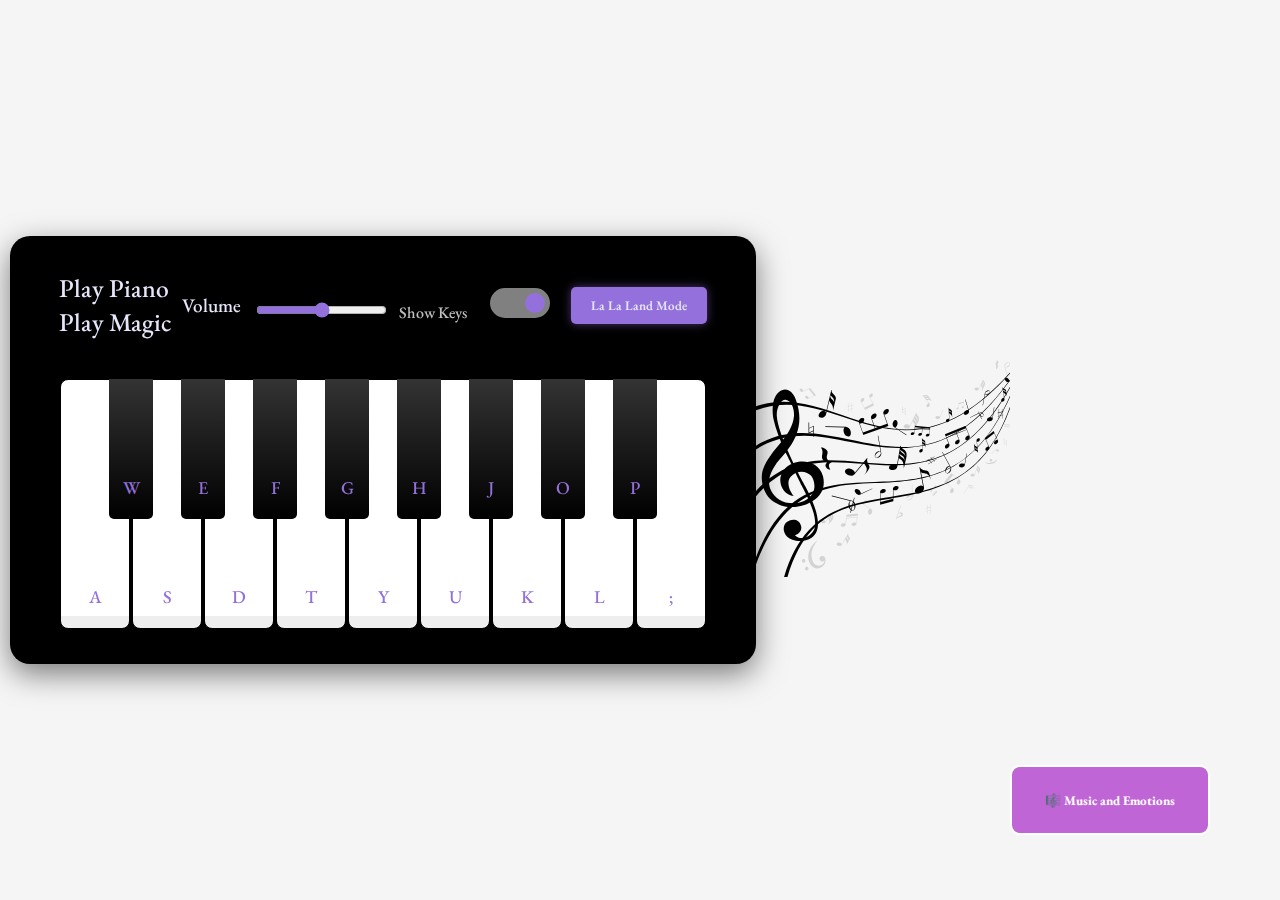
<file: index.html>
<!DOCTYPE html>
<html lang="en">

<head>
    <meta charset="UTF-8">
    <meta name="viewport" content="width=device-width, initial-scale=1.0">
    <link rel="stylesheet" href="style.css">
    <meta viweport="width=device-width, initial-scale=1.0">
    <script src="sript.js" defer></script>

   

    <title>Piano Project</title>
</head>

<body>
    
    <div class="wrapper">
        <header>
            <h2 style="font: size 20px; ;">Play Piano  </br> Play Magic</h2>
            <div class="column volume-slider">
                <span>Volume</span>
                <input type="range" min="0" max="1" value="0.5" step="any"> 
            </div>
            <div class="Column volumn-checkbox">
                <span>Show Keys</span>
                <input type="checkbox" checked>
            </div>
            <button id="theme-toggle" style="font-size: small;">La La Land Mode</button>

        </header>
        <ui class="piano-keys">
            <li class="key white" data-key="a"><span>a</span></li>
            <li class="key black" data-key="w"><span>w</span></li>
            <li class="key white" data-key="s"><span>s</span></li>
            <li class="key black" data-key="e"><span>e</span></li>
            <li class="key white" data-key="d"><span>d</span></li>
            <li class="key black" data-key="f"><span>f</span></li>
            <li class="key white" data-key="t"><span>t</span></li>
            <li class="key black" data-key="g"><span>g </span></li>
            <li class="key white" data-key="y"><span>y </span></li>
            <li class="key black" data-key="h"><span>h </span></li>
            <li class="key white" data-key="u"><span>u </span></li>
            <li class="key black" data-key="j"><span>j </span></li>
            <li class="key white" data-key="k"><span>k </span></li>
            <li class="key black" data-key="o"><span>o </span></li>
            <li class="key white" data-key="l"><span>l</span></li>
            <li class="key black" data-key="p"><span>p</span></li>
            <li class="key white" data-key=";"><span>;</span></li>
        </ui>



    </div>
   
</a>
    <?xml version="1.0" encoding="utf-8"?>
    <svg version="1.1" id="Ñëîé_1" xmlns="http://www.w3.org/2000/svg" xmlns:xlink="http://www.w3.org/1999/xlink" x="0px" y="0px"
         viewBox="0 0 450 450" style="enable-background:new 0 0 450 450;" xml:space="preserve">
    <g>
        <defs>
            <rect id="SVGID_1_" width="450" height="450"/>
        </defs>
        <clipPath id="SVGID_00000049925815518978343570000012360665430665953980_">
            <use xlink:href="#SVGID_1_"  style="overflow:visible;"/>
        </clipPath>
        <path style="opacity:0.85;clip-path:url(#SVGID_00000049925815518978343570000012360665430665953980_);fill:#CCCCCC;" d="
            M450.73,184.954l-2.884-1.388c0.215-0.203,0.404-0.428,0.546-0.682c0.028-0.045,0.045-0.096,0.068-0.144l-0.001,0.022l7.895-16.412
            l-0.561-0.27l-7.265,15.102c-0.104-0.318-0.295-0.625-0.544-0.883c-0.348-0.372-0.786-0.669-1.251-0.9
            c-0.938-0.462-1.999-0.643-3.006-0.593c-1.008,0.051-1.979,0.38-2.719,0.948c-0.136,0.104-0.263,0.218-0.386,0.337l-2.134-1.026
            l-0.224,0.464l2.001,0.962c-0.331,0.445-0.53,0.965-0.445,1.535c0.148,0.924,1.002,1.667,1.9,2.127
            c0.919,0.474,1.978,0.681,2.982,0.633c0.982-0.053,1.941-0.334,2.699-0.862l3.103,1.492L450.73,184.954z M441.43,180.294
            c0.782-0.29,1.63-0.388,2.47-0.438c0.845-0.04,1.711,0.015,2.547,0.242c0.818,0.215,1.66,0.706,1.882,1.49
            c0.07,0.762-0.546,1.307-1.228,1.618l-5.873-2.824C441.295,180.352,441.361,180.321,441.43,180.294z M444.538,183.757
            c-0.845,0.04-1.712,0.012-2.567-0.204c-0.424-0.111-0.84-0.284-1.188-0.542c-0.345-0.259-0.605-0.613-0.67-0.999
            c-0.068-0.384,0.059-0.77,0.319-1.06c0.077-0.093,0.17-0.174,0.268-0.252l5.725,2.753
            C445.822,183.631,445.184,183.722,444.538,183.757z"/>
        <path style="opacity:0.85;clip-path:url(#SVGID_00000049925815518978343570000012360665430665953980_);fill:#CCCCCC;" d="
            M375.272,285.958l2.456,1.73c-0.23,0.154-0.441,0.334-0.611,0.547c-0.033,0.038-0.057,0.082-0.086,0.123l0.005-0.021l-9.846,13.983
            l0.477,0.336l9.06-12.867c0.047,0.311,0.177,0.625,0.368,0.902c0.265,0.397,0.624,0.74,1.019,1.026
            c0.799,0.573,1.754,0.903,2.694,1.014c0.94,0.108,1.892-0.047,2.665-0.458c0.141-0.075,0.275-0.162,0.408-0.253l1.819,1.28
            l0.277-0.395l-1.705-1.202c0.376-0.361,0.641-0.813,0.65-1.353c0.005-0.878-0.67-1.698-1.431-2.263
            c-0.778-0.582-1.727-0.938-2.665-1.048c-0.919-0.102-1.85,0.01-2.634,0.382l-2.645-1.86L375.272,285.958z M383.167,291.71
            c-0.77,0.148-1.57,0.107-2.355,0.024c-0.789-0.094-1.582-0.278-2.321-0.618c-0.726-0.325-1.43-0.91-1.513-1.671
            c0.053-0.717,0.707-1.127,1.386-1.309l5.005,3.522C383.302,291.676,383.234,291.696,383.167,291.71z M380.822,288.022
            c0.789,0.095,1.589,0.255,2.347,0.586c0.376,0.168,0.733,0.394,1.016,0.685c0.28,0.294,0.466,0.661,0.467,1.03
            c0.004,0.366-0.173,0.705-0.459,0.932c-0.087,0.075-0.186,0.136-0.287,0.192l-4.878-3.434
            C379.613,287.941,380.219,287.955,380.822,288.022z"/>
        <path style="opacity:0.85;clip-path:url(#SVGID_00000049925815518978343570000012360665430665953980_);fill:#CCCCCC;" d="
            M280.256,306.097h-3.282v-20.062h-0.782v20.062h-2.045c-0.312-0.053-0.632-0.08-0.951-0.083c-0.367-0.004-0.731,0.029-1.091,0.083
            h-8.884v0.645h6.755c-0.168,0.077-0.341,0.147-0.501,0.234c-1.11,0.605-2.03,1.507-2.556,2.55
            c-0.517,1.018-0.764,2.244-0.107,3.214c0.672,0.964,2.036,1.34,3.303,1.372c1.297,0.036,2.606-0.306,3.716-0.907
            c1.106-0.606,2.062-1.467,2.627-2.508c0.281-0.519,0.47-1.077,0.506-1.647c0.007-0.066,0-0.132,0-0.198l0.011,0.023v-2.133h3.282
            V306.097z M275.565,310.253c-0.686,0.755-1.554,1.366-2.483,1.878c-0.935,0.505-1.931,0.945-3.013,1.165
            c-0.539,0.105-1.103,0.137-1.637,0.033c-0.529-0.104-1.016-0.362-1.301-0.764c-0.286-0.397-0.353-0.902-0.216-1.372
            c0.122-0.473,0.419-0.907,0.77-1.285c0.726-0.753,1.63-1.325,2.555-1.838c0.933-0.505,1.94-0.914,3.009-1.111
            c1.044-0.201,2.26-0.104,2.938,0.662C276.712,308.494,276.229,309.518,275.565,310.253z M276.191,307.054
            c-0.108-0.114-0.229-0.218-0.363-0.313h0.363V307.054z"/>
        <path style="opacity:0.85;clip-path:url(#SVGID_00000049925815518978343570000012360665430665953980_);fill:#CCCCCC;" d="
            M96.841,398.557c2.506-4.129,4.518-7.327,12.503-13.592c-11.82,14.876-13.566,26.015-8.25,38.573
            c1.872,4.42,8.015,8.033,13.746,5.563c1.251-0.54,5.767-1.788,6.882-8.899c-0.533,0.827-1.31,1.507-2.291,1.903
            c-2.527,1.02-5.403-0.202-6.424-2.729c-1.02-2.526,0.202-5.403,2.729-6.422c2.526-1.021,5.403,0.201,6.423,2.728
            c0.155,0.387,0.242,0.781,0.298,1.177l0.117-0.147c1.364,4.963-0.169,8.886-1.589,10.99c-1.796,2.658-4.395,4.942-7.44,6.044
            c-10.429,3.77-15.974-4.033-17.503-6.669C90.053,416.742,92.746,405.304,96.841,398.557z M91.056,438.152
            c1.62-0.654,2.402-2.496,1.75-4.115c-0.654-1.62-2.497-2.401-4.117-1.749c-1.62,0.654-2.402,2.497-1.749,4.116
            C87.594,438.023,89.437,438.807,91.056,438.152z M85.479,424.337c1.619-0.654,2.402-2.497,1.748-4.118
            c-0.654-1.618-2.497-2.401-4.116-1.747c-1.62,0.654-2.401,2.496-1.748,4.115C82.016,424.208,83.858,424.989,85.479,424.337z"/>
        <path style="opacity:0.85;clip-path:url(#SVGID_00000049925815518978343570000012360665430665953980_);fill:#CCCCCC;" d="
            M418.672,242.653c0.289,1.251-0.492,2.497-1.741,2.784c-1.249,0.288-2.494-0.492-2.781-1.742c-0.288-1.25,0.49-2.495,1.74-2.783
            C417.139,240.625,418.385,241.404,418.672,242.653z M417.367,247.331c-4.648,1.07-9.04,0.309-11.476-1.691
            c1.586,3.383,6.63,5.099,11.977,3.868c5.347-1.23,9.132-4.98,9.079-8.716C425.632,243.656,422.018,246.261,417.367,247.331z"/>
        <path style="opacity:0.85;clip-path:url(#SVGID_00000049925815518978343570000012360665430665953980_);fill:#CCCCCC;" d="
            M332.25,152.957l-0.518-0.222l-5.962,13.897c-0.104-0.284-0.288-0.553-0.523-0.775c-0.328-0.322-0.733-0.572-1.162-0.762
            c-0.864-0.381-1.827-0.503-2.733-0.419c-0.907,0.084-1.769,0.42-2.412,0.96c-0.631,0.527-1.143,1.266-0.983,2.095
            c0.17,0.827,0.969,1.463,1.795,1.843c0.848,0.392,1.81,0.537,2.714,0.454c0.904-0.087,1.779-0.385,2.449-0.913
            c0.332-0.262,0.614-0.578,0.802-0.942c0.022-0.044,0.035-0.089,0.055-0.134l0.001,0.02L332.25,152.957z"/>
        <path style="opacity:0.85;clip-path:url(#SVGID_00000049925815518978343570000012360665430665953980_);fill:#CCCCCC;" d="
            M417.066,230.759l0.23,0.304l8.151-6.161c-0.034,0.201-0.017,0.42,0.048,0.63c0.084,0.298,0.238,0.581,0.427,0.836
            c0.38,0.513,0.903,0.906,1.464,1.16c0.561,0.255,1.179,0.347,1.737,0.245c0.547-0.098,1.095-0.361,1.279-0.901
            c0.176-0.541-0.08-1.183-0.438-1.683c-0.367-0.513-0.883-0.921-1.441-1.175c-0.56-0.251-1.173-0.37-1.743-0.284
            c-0.283,0.043-0.555,0.134-0.785,0.285c-0.027,0.019-0.052,0.041-0.077,0.061l0.005-0.012L417.066,230.759z"/>
        <path style="opacity:0.85;clip-path:url(#SVGID_00000049925815518978343570000012360665430665953980_);fill:#CCCCCC;" d="
            M446.362,98.591l0.753-0.205l-5.522-20.28c0.358,0.218,0.792,0.353,1.24,0.391c0.635,0.067,1.293-0.011,1.925-0.174
            c1.27-0.333,2.423-1.032,3.336-1.907c0.913-0.876,1.563-1.985,1.796-3.132c0.232-1.115,0.15-2.364-0.739-3.128
            c-0.901-0.753-2.318-0.758-3.549-0.456c-1.26,0.308-2.434,0.98-3.347,1.854c-0.907,0.874-1.603,1.956-1.875,3.109
            c-0.136,0.573-0.17,1.162-0.057,1.721c0.011,0.065,0.036,0.127,0.055,0.19l-0.018-0.019L446.362,98.591z M441.356,74.856
            c0.465-0.909,1.142-1.728,1.903-2.467c0.767-0.731,1.613-1.419,2.602-1.914c0.491-0.243,1.027-0.423,1.569-0.463
            c0.538-0.037,1.075,0.084,1.457,0.396c0.378,0.309,0.575,0.777,0.567,1.267c0.008,0.488-0.165,0.984-0.405,1.442
            c-0.502,0.918-1.225,1.706-1.981,2.444c-0.767,0.731-1.632,1.392-2.61,1.86c-0.954,0.471-2.155,0.696-3.009,0.134
            C440.713,76.853,440.908,75.739,441.356,74.856z"/>
        <path style="opacity:0.85;clip-path:url(#SVGID_00000049925815518978343570000012360665430665953980_);fill:#CCCCCC;" d="
            M305.805,129.999c-3.966-4.437-6.546-0.91-9.854-1.869l-0.343-0.438l-0.431,0.335l11.018,14.126l0.028,0.014
            c-0.283-0.039-0.587-0.009-0.877,0.083c-0.421,0.127-0.818,0.352-1.176,0.623c-0.718,0.548-1.266,1.301-1.614,2.099
            c-0.347,0.8-0.465,1.678-0.31,2.467c0.151,0.771,0.536,1.543,1.305,1.792c0.772,0.239,1.675-0.135,2.375-0.654
            c0.719-0.53,1.286-1.27,1.635-2.067c0.343-0.797,0.498-1.669,0.364-2.475c-0.065-0.4-0.201-0.784-0.421-1.108
            c-0.068-0.106-0.153-0.197-0.245-0.282l-4.803-6.163c1.959,0.509,3.487-3.105,10.047,3.001
            C311.685,138.104,306.456,130.728,305.805,129.999z M305.21,130.894c-2.511-0.952-4.554,0.753-6.965,0.184l-0.502-0.645
            C299.703,130.959,301.208,128.275,305.21,130.894z M300.542,134.024l-0.463-0.594c1.856,0.597,3.409-2.543,7.697,0.705
            C305.094,132.737,303.065,134.573,300.542,134.024z"/>
        <path style="opacity:0.85;clip-path:url(#SVGID_00000049925815518978343570000012360665430665953980_);fill:#CCCCCC;" d="
            M288.044,174.033c3.214-8.019-3.038-9.1-3.925-14.021l0.349-0.729l-0.713-0.344l-11.267,23.438v0.046
            c-0.132-0.393-0.366-0.768-0.673-1.086c-0.436-0.466-0.985-0.838-1.569-1.128c-1.176-0.58-2.508-0.807-3.771-0.745
            c-1.264,0.066-2.482,0.478-3.408,1.189c-0.904,0.693-1.661,1.69-1.488,2.852c0.186,1.157,1.255,2.09,2.382,2.666
            c1.153,0.594,2.481,0.854,3.743,0.793c1.258-0.068,2.492-0.429,3.453-1.122c0.478-0.344,0.89-0.767,1.17-1.263
            c0.094-0.157,0.157-0.326,0.209-0.5l4.918-10.221c0.602,2.876,6.287,2.532,2.576,15.001
            C281.296,186.906,287.516,175.351,288.044,174.033z M286.497,173.837c-0.382-3.879-3.916-5.436-4.73-8.938l0.515-1.069
            C282.86,166.717,287.321,166.943,286.497,173.837z M279.415,169.786l0.474-0.986c0.421,2.8,5.506,2.794,4.047,10.466
            C284.025,174.875,280.329,173.421,279.415,169.786z"/>
        <path style="opacity:0.85;clip-path:url(#SVGID_00000049925815518978343570000012360665430665953980_);fill:#CCCCCC;" d="
            M405.264,110.48c2.23-5.565-2.108-6.315-2.724-9.73l0.242-0.506l-0.495-0.238l-7.819,16.266v0.032
            c-0.092-0.272-0.254-0.533-0.467-0.753c-0.303-0.323-0.684-0.582-1.089-0.783c-0.816-0.402-1.74-0.56-2.617-0.517
            c-0.877,0.045-1.722,0.331-2.365,0.826c-0.628,0.481-1.152,1.173-1.032,1.979c0.129,0.803,0.87,1.45,1.652,1.85
            c0.801,0.412,1.723,0.592,2.598,0.55c0.873-0.047,1.73-0.297,2.396-0.779c0.332-0.238,0.618-0.532,0.813-0.877
            c0.065-0.109,0.108-0.226,0.145-0.347l3.413-7.093c0.418,1.996,4.364,1.757,1.788,10.411
            C400.581,119.415,404.896,111.395,405.264,110.48z M404.19,110.344c-0.265-2.692-2.718-3.773-3.283-6.203l0.357-0.742
            C401.666,105.403,404.763,105.56,404.19,110.344z M399.275,107.533l0.328-0.685c0.292,1.943,3.821,1.939,2.81,7.263
            C402.475,111.064,399.909,110.056,399.275,107.533z"/>
        <path style="opacity:0.85;clip-path:url(#SVGID_00000049925815518978343570000012360665430665953980_);fill:#CCCCCC;" d="
            M185.945,318.247l-0.621-0.388l-0.397,0.637l17.101,10.673c-0.396,0.08-0.788,0.267-1.128,0.531
            c-0.49,0.366-0.901,0.851-1.239,1.377c-0.677,1.06-1.034,2.306-1.105,3.515c-0.072,1.212,0.194,2.416,0.776,3.374
            c0.563,0.937,1.434,1.763,2.559,1.72c1.125-0.058,2.125-0.977,2.793-1.991c0.688-1.036,1.075-2.276,1.147-3.483
            c0.068-1.208-0.145-2.422-0.705-3.412c-0.278-0.49-0.637-0.927-1.081-1.248c-0.051-0.037-0.109-0.065-0.165-0.098l0.025,0.003
            l-14.217-8.874c3.908,0.407,4.419-6.766,13.324-1.848C190.15,309.88,194.339,317.705,185.945,318.247z"/>
        <path style="opacity:0.85;clip-path:url(#SVGID_00000049925815518978343570000012360665430665953980_);fill:#CCCCCC;" d="
            M162.92,374.789l0.563-0.946l-0.607-0.327l-10.931,18.362c-0.083-0.316-0.243-0.628-0.461-0.899
            c-0.324-0.414-0.747-0.758-1.206-1.04c-0.92-0.561-1.996-0.844-3.037-0.887c-1.04-0.039-2.069,0.211-2.881,0.727
            c-0.794,0.504-1.486,1.266-1.43,2.23c0.068,0.964,0.877,1.805,1.758,2.361c0.903,0.57,1.974,0.881,3.012,0.924
            c1.038,0.037,2.076-0.171,2.915-0.668c0.417-0.248,0.786-0.565,1.053-0.95c0.052-0.071,0.092-0.149,0.13-0.228v0.007l6.773-11.366
            c-0.596,3.454,4.209,5.054,1.725,11.23l5.985-10.055C166.999,379.743,163.26,378.557,162.92,374.789z M160.22,379.321l0.873-1.469
            c-0.15,2.411,3.599,2.869,2.412,8.33C163.131,383.416,160.53,382.096,160.22,379.321z"/>
        <path style="opacity:0.85;clip-path:url(#SVGID_00000049925815518978343570000012360665430665953980_);fill:#CCCCCC;" d="
            M393.149,253.102l0.291-0.851l-0.541-0.16l-5.656,16.505c-0.119-0.239-0.299-0.461-0.519-0.642
            c-0.328-0.276-0.724-0.48-1.138-0.629c-0.83-0.294-1.736-0.339-2.575-0.199c-0.837,0.143-1.619,0.516-2.18,1.064
            c-0.551,0.535-0.977,1.261-0.771,2.021c0.217,0.759,1.004,1.295,1.801,1.592c0.817,0.305,1.725,0.373,2.563,0.232
            c0.835-0.144,1.629-0.482,2.217-1.021c0.291-0.268,0.532-0.582,0.682-0.936c0.028-0.064,0.049-0.135,0.066-0.203l0.001,0.005
            l3.506-10.217c0.105,2.859,4.212,3.332,3.262,8.685l3.098-9.038C397.239,256.377,394.054,256.055,393.149,253.102z
             M391.752,257.176l0.451-1.32c0.284,1.951,3.357,1.689,3.323,6.252C394.764,259.96,392.465,259.34,391.752,257.176z"/>
        <path style="opacity:0.85;clip-path:url(#SVGID_00000049925815518978343570000012360665430665953980_);fill:#CCCCCC;" d="
            M185.791,139.047l5.724,11.303l-0.007,0.003l1.662,3.279l15.816-8.018l-1.662-3.279l-0.001,0.001l-5.4-10.647l-0.076-0.06
            c0.266,0.092,0.565,0.128,0.866,0.102c0.455-0.032,0.909-0.171,1.334-0.365c0.853-0.393,1.579-1.032,2.113-1.762
            c0.533-0.732,0.852-1.597,0.873-2.433c0.023-0.816-0.19-1.686-0.914-2.112c-0.729-0.419-1.728-0.244-2.558,0.122
            c-0.85,0.375-1.592,0.997-2.128,1.727c-0.528,0.73-0.885,1.58-0.932,2.427c-0.025,0.421,0.025,0.841,0.175,1.219
            c0.064,0.176,0.164,0.334,0.283,0.475l5.856,11.564l-14.796,7.501l-5.267-10.385l-0.077-0.06c0.267,0.091,0.566,0.128,0.866,0.102
            c0.455-0.033,0.909-0.171,1.335-0.365c0.852-0.393,1.578-1.031,2.113-1.762c0.533-0.733,0.853-1.596,0.874-2.432
            c0.022-0.816-0.191-1.686-0.915-2.113c-0.728-0.419-1.727-0.244-2.557,0.122c-0.85,0.374-1.592,0.996-2.128,1.726
            c-0.529,0.73-0.884,1.579-0.932,2.428c-0.023,0.42,0.027,0.84,0.175,1.219C185.571,138.749,185.672,138.907,185.791,139.047z"/>
        <path style="opacity:0.85;clip-path:url(#SVGID_00000049925815518978343570000012360665430665953980_);fill:#CCCCCC;" d="
            M179.684,344.408l0.123-0.834l-0.12,0.011l0.333-2.266l0.035-0.004l0.563-3.822l-19.639,2.01l-0.232-0.024l-2.432,16.547
            l0.031,0.101c-0.181-0.252-0.426-0.472-0.71-0.638c-0.428-0.259-0.921-0.422-1.424-0.518c-1.011-0.188-2.066-0.076-3.005,0.24
            c-0.94,0.317-1.772,0.89-2.321,1.623c-0.536,0.717-0.895,1.631-0.518,2.469c0.387,0.837,1.393,1.312,2.365,1.508
            c0.998,0.204,2.057,0.116,2.995-0.199c0.937-0.318,1.792-0.853,2.371-1.582c0.286-0.362,0.508-0.767,0.612-1.202
            c0.056-0.196,0.066-0.402,0.047-0.604l1.598-10.837l18.57-1.899l-1.476,10.047l0.03,0.103c-0.18-0.252-0.425-0.473-0.71-0.639
            c-0.428-0.259-0.92-0.422-1.424-0.519c-1.012-0.186-2.065-0.075-3.005,0.241c-0.94,0.318-1.771,0.888-2.32,1.625
            c-0.538,0.716-0.895,1.628-0.518,2.467c0.387,0.837,1.393,1.313,2.366,1.508c0.998,0.204,2.054,0.116,2.995-0.196
            c0.937-0.321,1.79-0.855,2.369-1.585c0.287-0.36,0.508-0.769,0.614-1.202c0.055-0.198,0.065-0.403,0.046-0.604l1.669-11.311
            L179.684,344.408z M160.492,345.486l0.324-2.202l18.566-1.9l-0.332,2.264L160.492,345.486z"/>
        <path style="opacity:0.85;clip-path:url(#SVGID_00000049925815518978343570000012360665430665953980_);fill:#CCCCCC;" d="
            M368.208,148.523l0.004-7.102l0.017-0.004v-1.883l-9.328,2.361l-0.114,0.005l0.001,8.152l0.023,0.047
            c-0.105-0.108-0.239-0.198-0.388-0.258c-0.225-0.094-0.475-0.138-0.724-0.148c-0.501-0.019-1.002,0.11-1.433,0.329
            c-0.431,0.22-0.791,0.555-1.004,0.948c-0.208,0.383-0.316,0.849-0.075,1.227c0.247,0.376,0.766,0.534,1.249,0.56
            c0.495,0.026,0.999-0.09,1.43-0.308c0.429-0.221,0.804-0.539,1.031-0.933c0.112-0.194,0.19-0.406,0.21-0.622
            c0.013-0.1,0.003-0.199-0.021-0.295l0.003-6.869l8.82-2.232l0.001,6.479l0.021,0.047c-0.104-0.107-0.239-0.197-0.388-0.257
            c-0.225-0.096-0.475-0.139-0.723-0.149c-0.502-0.019-1.002,0.11-1.434,0.329c-0.431,0.22-0.791,0.555-1.004,0.947
            c-0.207,0.384-0.315,0.85-0.074,1.228c0.246,0.376,0.766,0.534,1.248,0.559c0.495,0.026,0.999-0.09,1.431-0.308
            c0.429-0.221,0.803-0.539,1.03-0.932c0.113-0.195,0.189-0.407,0.21-0.624C368.241,148.72,368.231,148.62,368.208,148.523z"/>
        <g style="opacity:0.85;clip-path:url(#SVGID_00000049925815518978343570000012360665430665953980_);">
            <g>
                <g>
                    <rect x="164.163" y="141.643" style="fill:#CCCCCC;" width="0.465" height="16.357"/>
                </g>
                <g>
                    <rect x="169.502" y="141.037" style="fill:#CCCCCC;" width="0.465" height="16.355"/>
                </g>
            </g>
            <g>
                <g>
                    
                        <rect x="162.231" y="146.389" transform="matrix(0.9683 -0.2496 0.2496 0.9683 -31.3292 46.3445)" style="fill:#CCCCCC;" width="9.668" height="0.619"/>
                </g>
                <g>
                    
                        <rect x="162.231" y="152.027" transform="matrix(0.9685 -0.2488 0.2488 0.9685 -32.6511 46.3621)" style="fill:#CCCCCC;" width="9.668" height="0.619"/>
                </g>
            </g>
        </g>
        <g style="opacity:0.85;clip-path:url(#SVGID_00000049925815518978343570000012360665430665953980_);">
            <g>
                <g>
                    <rect x="303.095" y="321.959" style="fill:#CCCCCC;" width="0.465" height="16.357"/>
                </g>
                <g>
                    <rect x="308.435" y="321.353" style="fill:#CCCCCC;" width="0.465" height="16.357"/>
                </g>
            </g>
            <g>
                <g>
                    
                        <rect x="301.163" y="326.705" transform="matrix(0.9681 -0.2506 0.2506 0.9681 -72.1811 87.1102)" style="fill:#CCCCCC;" width="9.667" height="0.62"/>
                </g>
                <g>
                    
                        <rect x="301.163" y="332.342" transform="matrix(0.9682 -0.2502 0.2502 0.9682 -73.4945 87.1368)" style="fill:#CCCCCC;" width="9.667" height="0.62"/>
                </g>
            </g>
        </g>
        <path style="opacity:0.85;clip-path:url(#SVGID_00000049925815518978343570000012360665430665953980_);fill:#CCCCCC;" d="
            M259.958,337.715c-0.052-0.155-0.223-0.444-0.259-0.494c-0.126-0.179-0.214-0.289-0.337-0.415c-0.23-0.245-0.488-0.44-0.755-0.594
            c-0.535-0.307-1.09-0.457-1.631-0.532c-2.308-0.169-4.023,0.772-4.872,1.379l5.419-14.987l-0.735-0.267l-9.202,25.45l0.735,0.266
            l0.395-1.091c1.473-1.031,3.05-1.703,4.677-2.192c0.896-0.288,1.806-0.508,2.754-0.781c0.466-0.147,0.972-0.297,1.528-0.604
            c0.561-0.331,1.006-0.742,1.397-1.221c0.382-0.483,0.712-1.031,0.925-1.692C260.203,339.29,260.263,338.453,259.958,337.715z
             M249.038,345.539l2.935-8.117c4.563-1.193,5.418,0.613,5.442,1.616C257.331,342.289,251.736,342.298,249.038,345.539z"/>
        <path style="opacity:0.85;clip-path:url(#SVGID_00000049925815518978343570000012360665430665953980_);fill:#CCCCCC;" d="
            M259.48,153.416l-0.021-6.143l-0.674,0.002l0.044,12.218l5.017-2.52l-0.015,6.112l0.674,0.001l0.024-12.206L259.48,153.416z
             M259.497,158.462l-0.013-4.352l4.37-2.197l-0.008,4.363L259.497,158.462z"/>
        <path style="opacity:0.85;clip-path:url(#SVGID_00000049925815518978343570000012360665430665953980_);fill:#CCCCCC;" d="
            M439.735,209.987l-0.021-5.431l-0.595,0.002l0.039,10.8l4.435-2.227l-0.012,5.403l0.596,0.001l0.021-10.792L439.735,209.987z
             M439.75,214.447l-0.012-3.848l3.863-1.942l-0.006,3.859L439.75,214.447z"/>
        <path style="opacity:0.85;clip-path:url(#SVGID_00000049925815518978343570000012360665430665953980_);fill:#CCCCCC;" d="
            M426.128,65.898c2.023,0.485,3.59,2.977,3.296,4.229c-0.34,1.451-1.324,2.166-1.648,3.082c-0.963,2.725,2.145,4.434,2.293,4.504
            c-1.061,0.195-2.219,0.222-2.713,1.425c-0.448,1.087-0.246,2.048-0.073,3.14c-0.999-0.466-2.244-1.237-2.311-2.844
            c-0.076-1.803,0.941-1.986,1.95-2.714c-1.125-0.133-2.051-1.619-2.338-2.754c-0.301-1.189,0.151-2.173,0.742-3.187
            c0.862-1.476,1.446-2.981,0.802-4.762V65.898z"/>
        <path style="opacity:0.85;clip-path:url(#SVGID_00000049925815518978343570000012360665430665953980_);fill:#CCCCCC;" d="
            M136.013,348.115c3.571-5.457-0.898-7.186-0.823-10.963l0.367-0.486l-0.478-0.36l-11.82,15.676l-0.007,0.034
            c-0.039-0.31-0.157-0.624-0.337-0.903c-0.254-0.41-0.604-0.766-0.993-1.068c-0.785-0.604-1.736-0.969-2.68-1.111
            c-0.945-0.141-1.909-0.015-2.699,0.375c-0.773,0.378-1.482,1.004-1.525,1.89c-0.034,0.885,0.618,1.733,1.367,2.327
            c0.766,0.61,1.71,1,2.652,1.142c0.941,0.138,1.908,0.054,2.723-0.316c0.405-0.185,0.773-0.437,1.054-0.763
            c0.093-0.101,0.165-0.217,0.23-0.337l5.158-6.836c0.017,2.218,4.277,2.808-0.322,11.487
            C129.106,356.643,135.427,349.013,136.013,348.115z M134.897,347.74c0.294-2.928-2.091-4.606-2.174-7.319l0.54-0.716
            C133.263,341.929,136.531,342.759,134.897,347.74z M130.256,343.69l0.498-0.66c-0.106,2.136,3.661,2.886,1.442,8.349
            C132.914,348.141,130.394,346.517,130.256,343.69z"/>
        <path style="opacity:0.85;clip-path:url(#SVGID_00000049925815518978343570000012360665430665953980_);fill:#CCCCCC;" d="
            M92.367,134.326l10.907-4.93l0.018,0.023l2.891-1.309l-10.109-12.681l-0.087-0.172l-12.516,5.666l-0.057,0.066
            c0.093-0.235,0.138-0.504,0.126-0.774c-0.011-0.41-0.117-0.824-0.273-1.214c-0.32-0.782-0.865-1.461-1.501-1.971
            c-0.637-0.508-1.402-0.83-2.153-0.883c-0.733-0.053-1.524,0.104-1.937,0.737c-0.405,0.64-0.287,1.546,0.009,2.307
            c0.303,0.777,0.833,1.471,1.467,1.981c0.636,0.505,1.385,0.859,2.146,0.935c0.376,0.038,0.756,0.01,1.103-0.11
            c0.162-0.048,0.308-0.134,0.439-0.236l10.548-4.768l9.559,11.991l-9.948,4.503l-0.057,0.066c0.094-0.235,0.138-0.504,0.126-0.774
            c-0.011-0.411-0.118-0.824-0.274-1.214c-0.32-0.784-0.866-1.462-1.501-1.972c-0.638-0.508-1.402-0.83-2.154-0.883
            c-0.732-0.051-1.524,0.105-1.936,0.739c-0.406,0.638-0.288,1.545,0.008,2.305c0.303,0.779,0.833,1.472,1.467,1.981
            c0.637,0.506,1.386,0.859,2.146,0.935c0.378,0.039,0.756,0.01,1.104-0.109C92.089,134.513,92.235,134.428,92.367,134.326z"/>
        <path style="opacity:0.85;clip-path:url(#SVGID_00000049925815518978343570000012360665430665953980_);fill:#CCCCCC;" d="
            M360.599,277.716l-11.23-8.978l0.007-0.007l-3.261-2.604l-12.559,15.723l3.26,2.603l0.001-0.001l10.586,8.456l0.108,0.025
            c-0.318,0.028-0.646,0.134-0.942,0.302c-0.455,0.247-0.858,0.604-1.206,1.004c-0.696,0.807-1.146,1.808-1.354,2.815
            c-0.206,1.006-0.129,2.049,0.242,2.922c0.361,0.854,0.991,1.652,1.938,1.751c0.95,0.09,1.899-0.561,2.584-1.329
            c0.702-0.787,1.175-1.778,1.385-2.784c0.202-1.003,0.17-2.046-0.179-2.945c-0.175-0.446-0.423-0.855-0.756-1.177
            c-0.148-0.151-0.325-0.268-0.516-0.355l-11.489-9.188l11.75-14.708l10.326,8.246l0.108,0.025c-0.319,0.031-0.645,0.135-0.941,0.302
            c-0.456,0.249-0.858,0.604-1.208,1.006c-0.696,0.807-1.145,1.808-1.353,2.814c-0.206,1.007-0.13,2.051,0.241,2.922
            c0.361,0.855,0.991,1.653,1.939,1.752c0.949,0.089,1.899-0.561,2.584-1.329c0.701-0.787,1.175-1.778,1.385-2.783
            c0.203-1.003,0.17-2.047-0.18-2.945c-0.174-0.446-0.423-0.856-0.756-1.178C360.967,277.92,360.788,277.805,360.599,277.716z"/>
        <path style="opacity:0.85;clip-path:url(#SVGID_00000049925815518978343570000012360665430665953980_);fill:#CCCCCC;" d="
            M312.12,303.507l0.225,0.364l0.044-0.043l0.609,0.99l-0.013,0.013l1.027,1.669l6.982-7.186l0.098-0.066l-4.451-7.228l-0.045-0.029
            c0.152,0.039,0.319,0.045,0.484,0.017c0.251-0.039,0.496-0.137,0.723-0.263c0.454-0.258,0.828-0.646,1.09-1.074
            c0.263-0.431,0.399-0.924,0.373-1.389c-0.024-0.452-0.184-0.926-0.604-1.129c-0.424-0.198-0.97-0.056-1.412,0.186
            c-0.454,0.246-0.837,0.625-1.1,1.054c-0.261,0.43-0.419,0.917-0.406,1.389c0.007,0.234,0.054,0.465,0.154,0.668
            c0.043,0.095,0.105,0.178,0.179,0.25l2.913,4.736l-6.602,6.795l-2.703-4.389l-0.045-0.03c0.151,0.039,0.319,0.045,0.484,0.017
            c0.251-0.038,0.495-0.136,0.723-0.263c0.455-0.257,0.827-0.645,1.091-1.073c0.262-0.431,0.398-0.924,0.373-1.389
            c-0.026-0.453-0.185-0.926-0.604-1.129c-0.424-0.198-0.97-0.056-1.412,0.186c-0.454,0.247-0.837,0.625-1.101,1.054
            c-0.259,0.43-0.417,0.917-0.404,1.389c0.006,0.234,0.053,0.465,0.153,0.668c0.043,0.095,0.105,0.178,0.18,0.25l3.039,4.943
            L312.12,303.507z M319.233,296.828l0.592,0.962l-6.602,6.795l-0.608-0.99L319.233,296.828z"/>
        <g style="clip-path:url(#SVGID_00000049925815518978343570000012360665430665953980_);">
            <path d="M-97.532,230.294l-0.761-8.649c95.559-112.036,171.486-85.931,251.872-58.293c89.646,30.82,182.346,62.692,311.887-93.528
                l0.77,0.639c-58.174,70.155-114.363,108.487-171.78,117.184c-50.875,7.709-96.794-6.081-141.201-21.349
                C73.201,138.774-2.414,118.777-97.532,230.294z"/>
        </g>
        <g style="clip-path:url(#SVGID_00000049925815518978343570000012360665430665953980_);">
            <path d="M-74.112,302.065l-0.835-6.551c81.193-122.847,159.736-106.19,242.891-88.555
                c92.734,19.665,188.626,40.002,298.164-130.841l0.842,0.54c-49.19,76.722-100.29,121.616-156.219,137.246
                c-49.557,13.851-97.058,6.776-142.994-2.967C84.926,193.376,6.707,179.787-74.112,302.065z"/>
        </g>
        <g style="clip-path:url(#SVGID_00000049925815518978343570000012360665430665953980_);">
            <path d="M-40.486,370.469l-2.896-6.445c65.616-131.826,145.604-124.865,230.288-117.495
                c94.439,8.218,192.095,16.716,279.996-166.203l0.901,0.434c-39.474,82.145-84.722,132.931-138.328,155.26
                c-47.5,19.787-95.874,17.576-142.656,13.504C102.487,242.186,24.829,239.253-40.486,370.469z"/>
        </g>
        <g style="clip-path:url(#SVGID_00000049925815518978343570000012360665430665953980_);">
            <path d="M-2.125,433.531l-1.943-7.334c49.062-138.84,129.301-141.678,214.252-144.684c94.736-3.354,192.701-6.818,257.653-199.087
                l0.948,0.321c-29.169,86.343-67.891,142.265-118.376,170.961c-44.734,25.428-93.261,28.144-140.19,29.805
                C125.621,286.506,46.712,295.334-2.125,433.531z"/>
        </g>
        <g style="clip-path:url(#SVGID_00000049925815518978343570000012360665430665953980_);">
            <path d="M48.385,478.342l-5.977-0.217C74.184,334.342,153.479,321.746,237.431,308.41
                c93.622-14.875,190.434-30.254,231.471-229.003l0.98,0.203c-18.43,89.254-50.047,149.479-96.659,184.113
                c-41.302,30.689-89.258,40.307-135.635,47.674C153.984,324.678,80.016,335.223,48.385,478.342z"/>
        </g>
        <g style="clip-path:url(#SVGID_00000049925815518978343570000012360665430665953980_);">
            <g>
                <g>
                    <g>
                        <rect x="430.118" y="152.717" width="0.492" height="17.322"/>
                    </g>
                </g>
                <g>
                    <g>
                        <rect x="435.77" y="152.075" width="0.492" height="17.321"/>
                    </g>
                </g>
            </g>
            <g>
                <g>
                    <g>
                        
                            <rect x="428.072" y="157.743" transform="matrix(0.9682 -0.2503 0.2503 0.9682 -25.7768 113.4669)" width="10.236" height="0.656"/>
                    </g>
                </g>
                <g>
                    <g>
                        
                            <rect x="428.073" y="163.713" transform="matrix(0.9683 -0.2499 0.2499 0.9683 -27.2519 113.4814)" width="10.236" height="0.657"/>
                    </g>
                </g>
            </g>
        </g>
        <g style="clip-path:url(#SVGID_00000049925815518978343570000012360665430665953980_);">
            <g>
                <g>
                    <g>
                        
                            <rect x="300.187" y="240.753" transform="matrix(0.8582 -0.5132 0.5132 0.8582 -79.9099 192.6767)" width="17.322" height="0.492"/>
                    </g>
                </g>
                <g>
                    <g>
                        
                            <rect x="303.635" y="245.279" transform="matrix(0.859 -0.5119 0.5119 0.859 -81.6643 194.4693)" width="17.321" height="0.493"/>
                    </g>
                </g>
            </g>
            <g>
                <g>
                    <g>
                        
                            <rect x="312.807" y="236.615" transform="matrix(0.7034 -0.7108 0.7108 0.7034 -78.9431 294.2959)" width="0.656" height="10.236"/>
                    </g>
                </g>
                <g>
                    <g>
                        
                            <rect x="307.68" y="239.673" transform="matrix(0.7041 -0.7101 0.7101 0.7041 -82.6887 291.1317)" width="0.656" height="10.236"/>
                    </g>
                </g>
            </g>
        </g>
        <g style="clip-path:url(#SVGID_00000049925815518978343570000012360665430665953980_);">
            <path d="M94.201,185.981l-0.036-9.912l-1.086,0.002l0.07,19.714l8.094-4.066l-0.021,9.862l1.086,0.002l0.04-19.695L94.201,185.981
                z M94.228,194.123l-0.021-7.022l7.051-3.545l-0.012,7.041L94.228,194.123z"/>
        </g>
        <g style="clip-path:url(#SVGID_00000049925815518978343570000012360665430665953980_);">
            <path d="M66.956,306.713c-5.413-6.211-20.534-30.723,4.557-41.502c10.052-4.322,20.809-0.557,26.159,5.512
                c5.491,6.221,14.493,32.365-13.498,45.197c-11.854,5.44-32.421,4.473-42.745-2.814c-35.042-24.728-9.403-57.811-6.363-62.52
                c11.259-17.424,59.325-52.445,35.094-116.136c-2.208-5.8-5.949-11.947-11.938-14.998c-10.625-5.414-19.382,2.971-24.092,11.033
                c-5.807,9.937-5.524,29.615-3.063,40.163c8.492,36.395,27.896,71.189,28.851,73.602c1.643,4.137,19.29,40.688,20.632,43.213
                c21.408,40.184,24.159,55.441,24.377,69.522c0.254,16.459-21.969,32.228-36.144,18.889c4.119-0.252,13.681-6.631,11.087-16.322
                c-3.364-12.549-15.976-13.102-24.534-7.426c-8.132,5.391-8.318,17.31-0.954,25.508c8.368,9.314,30.305,12.08,44.025,2.965
                c30.247-20.1-8.609-86.484-14.777-98.104c-6.913-13.021-44.818-85.828-46.784-117.725c-0.989-16.059,9.141-33.312,19.303-27.409
                c10.998,6.387,11.533,21.894,11.103,27.438c-1.392,17.843-11.842,33.513-23.613,47.297c-11.424,13.381-24.725,29.763-30.793,45.99
                c-6.631,17.734-0.576,43.891,15.484,56.223c5.475,4.203,18.87,12.602,37.017,11.836c27.152-1.152,62.27-18.986,53.342-54.631
                c-7.852-31.35-49.548-32.824-66.843-14.232c-3.927,4.223-7.037,9.646-8.255,15.33C40.351,287.719,50.532,305.416,66.956,306.713z"
                />
        </g>
        <g style="clip-path:url(#SVGID_00000049925815518978343570000012360665430665953980_);">
            <path d="M173.749,309.39l-1.627,6.299c-0.492-0.349-1.016-0.637-1.576-0.819c-0.104-0.039-0.211-0.052-0.315-0.079l0.042-0.008
                l-35.844-9.26l-0.317,1.225l32.988,8.522c-0.594,0.331-1.131,0.833-1.548,1.433c-0.602,0.839-1.021,1.829-1.299,2.85
                c-0.553,2.054-0.493,4.242,0.002,6.23c0.5,1.989,1.541,3.797,2.965,5.045c0.259,0.229,0.539,0.44,0.826,0.639l-1.204,4.661
                l1.012,0.261l1.129-4.37c1.02,0.486,2.135,0.676,3.238,0.281c1.785-0.662,2.929-2.654,3.491-4.628
                c0.582-2.02,0.579-4.214,0.082-6.2c-0.492-1.938-1.431-3.737-2.785-5.042l1.751-6.776L173.749,309.39z M168.131,329.778
                c-0.887-1.444-1.419-3.097-1.848-4.754c-0.415-1.669-0.647-3.417-0.522-5.172c0.104-1.721,0.75-3.592,2.228-4.343
                c1.49-0.442,2.824,0.571,3.712,1.811l-3.313,12.823C168.299,330.024,168.211,329.903,168.131,329.778z M173.808,322.211
                c0.414,1.67,0.703,3.411,0.607,5.2c-0.054,0.89-0.233,1.788-0.61,2.582c-0.381,0.789-0.983,1.447-1.729,1.732
                c-0.739,0.286-1.56,0.187-2.24-0.217c-0.217-0.12-0.415-0.271-0.609-0.436l3.231-12.504
                C173.048,319.7,173.483,320.938,173.808,322.211z"/>
        </g>
        <g style="clip-path:url(#SVGID_00000049925815518978343570000012360665430665953980_);">
            <path d="M393.223,157.05l1.258,2.558l-15.64,7.694l0.299,0.609l15.641-7.694l0.784,1.597c0.08,0.263,0.183,0.521,0.302,0.774
                c0.138,0.285,0.303,0.558,0.482,0.818l3.407,6.925l0.503-0.247l-2.59-5.265c0.125,0.101,0.245,0.208,0.375,0.3
                c0.898,0.633,1.952,1.006,2.968,1.014c0.991,0.013,2.042-0.265,2.547-1.148c0.494-0.893,0.264-2.102-0.197-3.101
                c-0.47-1.025-1.237-1.915-2.132-2.55c-0.896-0.627-1.935-1.043-2.964-1.085c-0.512-0.021-1.018,0.047-1.477,0.237
                c-0.055,0.019-0.103,0.05-0.155,0.076l0.015-0.018l-1.663,0.818l-1.259-2.559L393.223,157.05z M398.262,159.113
                c0.852,0.247,1.662,0.689,2.417,1.216c0.751,0.534,1.478,1.142,2.065,1.902c0.288,0.381,0.529,0.808,0.653,1.264
                c0.12,0.452,0.106,0.931-0.099,1.307c-0.199,0.376-0.568,0.621-0.985,0.694c-0.415,0.086-0.867,0.022-1.297-0.108
                c-0.866-0.276-1.659-0.761-2.413-1.286c-0.751-0.535-1.457-1.164-2.019-1.92c-0.558-0.736-0.948-1.724-0.61-2.544
                C396.451,158.895,397.434,158.878,398.262,159.113z M395.526,159.851c-0.046,0.129-0.08,0.262-0.104,0.403l-0.14-0.283
                L395.526,159.851z"/>
        </g>
        <g style="clip-path:url(#SVGID_00000049925815518978343570000012360665430665953980_);">
            <path d="M122.844,183.113l-0.031,1.267l34.061,0.839c-0.505,0.456-0.915,1.066-1.183,1.744c-0.398,0.955-0.581,2.013-0.622,3.072
                c-0.073,2.124,0.479,4.242,1.412,6.064c0.936,1.827,2.359,3.351,4.028,4.245c1.627,0.877,3.604,1.33,5.204,0.302
                c1.588-1.048,2.252-3.248,2.354-5.297c0.109-2.099-0.393-4.235-1.323-6.059c-0.938-1.815-2.293-3.398-3.959-4.356
                c-0.826-0.476-1.725-0.803-2.645-0.887c-0.108-0.012-0.215-0.001-0.324-0.004l0.04-0.017L122.844,183.113z"/>
        </g>
        <g style="clip-path:url(#SVGID_00000049925815518978343570000012360665430665953980_);">
            <path d="M266.282,198.661l0.493-0.755l-20.264-13.235c0.476-0.087,0.951-0.302,1.365-0.611c0.6-0.429,1.105-1,1.525-1.624
                c0.837-1.255,1.295-2.741,1.413-4.19c0.116-1.454-0.173-2.907-0.849-4.07c-0.654-1.139-1.68-2.15-3.031-2.127
                c-1.35,0.039-2.573,1.121-3.401,2.321c-0.85,1.227-1.346,2.705-1.465,4.154c-0.112,1.448,0.115,2.91,0.765,4.111
                c0.32,0.597,0.741,1.13,1.265,1.525c0.061,0.047,0.13,0.081,0.194,0.124l-0.029-0.006L266.282,198.661z"/>
        </g>
        <g style="clip-path:url(#SVGID_00000049925815518978343570000012360665430665953980_);">
            <path d="M206.309,293.836l-0.382-0.816l-20.519,9.644c0.155-0.442,0.206-0.952,0.151-1.461c-0.066-0.728-0.293-1.456-0.604-2.14
                c-0.63-1.372-1.63-2.555-2.762-3.434c-1.135-0.882-2.464-1.427-3.74-1.494c-1.246-0.074-2.565,0.23-3.19,1.362
                c-0.613,1.141-0.309,2.737,0.279,4.072c0.601,1.364,1.576,2.574,2.706,3.455c1.134,0.876,2.441,1.476,3.734,1.585
                c0.642,0.057,1.281-0.003,1.854-0.224c0.068-0.025,0.128-0.064,0.194-0.094l-0.018,0.021L206.309,293.836z"/>
        </g>
        <g style="clip-path:url(#SVGID_00000049925815518978343570000012360665430665953980_);">
            <path d="M464,96.735l-0.283-0.603l-15.157,7.124c0.114-0.327,0.151-0.704,0.111-1.079c-0.049-0.538-0.216-1.076-0.445-1.58
                c-0.465-1.014-1.204-1.887-2.041-2.537c-0.838-0.651-1.819-1.054-2.763-1.104c-0.921-0.055-1.895,0.17-2.356,1.006
                c-0.453,0.843-0.228,2.022,0.206,3.008c0.443,1.008,1.164,1.902,1.999,2.553c0.838,0.647,1.804,1.09,2.759,1.171
                c0.475,0.042,0.946-0.002,1.37-0.165c0.05-0.019,0.094-0.047,0.144-0.069l-0.014,0.015L464,96.735z"/>
        </g>
        <g style="clip-path:url(#SVGID_00000049925815518978343570000012360665430665953980_);">
            <path d="M371.171,135.371l-0.707,0.21l5.659,19.018c-0.343-0.198-0.755-0.315-1.178-0.341c-0.602-0.048-1.222,0.04-1.814,0.208
                c-1.189,0.341-2.263,1.028-3.105,1.873c-0.844,0.848-1.432,1.909-1.625,2.994c-0.195,1.06-0.089,2.237,0.768,2.937
                c0.865,0.691,2.205,0.664,3.359,0.351c1.18-0.317,2.275-0.979,3.115-1.822c0.838-0.847,1.472-1.881,1.702-2.977
                c0.114-0.543,0.135-1.1,0.017-1.624c-0.014-0.062-0.039-0.12-0.057-0.181l0.016,0.019L371.171,135.371z"/>
        </g>
        <g style="clip-path:url(#SVGID_00000049925815518978343570000012360665430665953980_);">
            <path d="M373.888,231.322l-0.725-0.143l-3.752,19.151c-0.211-0.33-0.522-0.621-0.885-0.839c-0.512-0.318-1.103-0.527-1.705-0.654
                c-1.212-0.247-2.482-0.144-3.617,0.204c-1.14,0.351-2.15,1.005-2.821,1.858c-0.663,0.833-1.11,1.906-0.675,2.909
                c0.449,1,1.649,1.591,2.816,1.85c1.193,0.266,2.469,0.193,3.603-0.154c1.134-0.352,2.173-0.96,2.883-1.808
                c0.351-0.42,0.627-0.895,0.764-1.407c0.017-0.059,0.021-0.121,0.032-0.183l0.006,0.024L373.888,231.322z"/>
        </g>
        <g style="clip-path:url(#SVGID_00000049925815518978343570000012360665430665953980_);">
            <path d="M422.281,149.2l-0.732-0.106l-2.764,19.319c-0.228-0.319-0.554-0.593-0.926-0.792c-0.528-0.292-1.129-0.47-1.736-0.565
                c-1.224-0.185-2.486-0.017-3.603,0.389c-1.12,0.409-2.096,1.114-2.722,2.001c-0.62,0.866-1.011,1.96-0.524,2.94
                c0.5,0.976,1.728,1.504,2.906,1.702c1.207,0.204,2.476,0.066,3.591-0.339c1.114-0.409,2.121-1.07,2.786-1.953
                c0.328-0.438,0.58-0.927,0.69-1.444c0.014-0.061,0.014-0.123,0.023-0.184l0.006,0.023L422.281,149.2z"/>
        </g>
        <g style="clip-path:url(#SVGID_00000049925815518978343570000012360665430665953980_);">
            <path d="M330.34,228.33l-0.791,0.428l13.624,25.251c-0.49-0.207-1.036-0.291-1.564-0.246c-0.752,0.047-1.479,0.287-2.146,0.635
                c-1.339,0.701-2.409,1.857-3.144,3.189c-0.732,1.334-1.081,2.918-0.938,4.459c0.137,1.504,0.68,3.113,1.975,3.92
                c1.304,0.791,2.932,0.496,4.235-0.156c1.334-0.668,2.441-1.793,3.178-3.123c0.722-1.332,1.136-2.887,1.032-4.447
                c-0.051-0.775-0.224-1.551-0.554-2.254c-0.037-0.084-0.086-0.158-0.13-0.238l0.025,0.023L330.34,228.33z M344.611,258.194
                c-0.207,1.283-0.688,2.492-1.298,3.615c-0.619,1.115-1.342,2.189-2.297,3.045c-0.478,0.422-1.028,0.768-1.636,0.936
                c-0.604,0.164-1.266,0.119-1.814-0.209c-0.548-0.322-0.942-0.893-1.108-1.531c-0.183-0.635-0.162-1.316-0.053-1.965
                c0.247-1.301,0.793-2.482,1.397-3.602c0.616-1.117,1.373-2.158,2.326-2.979c0.926-0.814,2.222-1.361,3.405-0.811
                C344.633,255.456,344.81,256.948,344.611,258.194z"/>
        </g>
        <g style="clip-path:url(#SVGID_00000049925815518978343570000012360665430665953980_);">
            <path d="M216.644,199.75l-0.887,0.154l4.863,28.276c-0.398-0.352-0.889-0.605-1.404-0.732c-0.729-0.195-1.494-0.2-2.236-0.082
                c-1.493,0.237-2.875,0.992-3.996,2.021c-1.12,1.031-1.955,2.421-2.31,3.927c-0.35,1.47-0.348,3.168,0.622,4.347
                c0.983,1.165,2.621,1.404,4.064,1.201c1.477-0.208,2.886-0.921,4.008-1.946c1.108-1.032,1.997-2.375,2.396-3.887
                c0.199-0.751,0.282-1.541,0.193-2.314c-0.008-0.091-0.031-0.177-0.047-0.267l0.017,0.03L216.644,199.75z M220.65,232.606
                c-0.605,1.15-1.447,2.142-2.382,3.012c-0.943,0.86-1.97,1.647-3.148,2.155c-0.587,0.247-1.219,0.398-1.849,0.365
                c-0.624-0.037-1.238-0.291-1.652-0.777c-0.417-0.479-0.609-1.146-0.562-1.804c0.029-0.66,0.266-1.301,0.576-1.88
                c0.649-1.154,1.543-2.101,2.473-2.968c0.94-0.862,1.989-1.608,3.154-2.081c1.137-0.479,2.54-0.583,3.486,0.316
                C221.543,230.018,221.235,231.488,220.65,232.606z"/>
        </g>
        <g style="clip-path:url(#SVGID_00000049925815518978343570000012360665430665953980_);">
            <path d="M401.44,145.936l0.64,0.118l3.773-20.44c0.182,0.34,0.452,0.636,0.771,0.851c0.446,0.314,0.967,0.508,1.5,0.615
                c1.074,0.211,2.203,0.045,3.221-0.373c1.021-0.421,1.938-1.157,2.555-2.092c0.604-0.911,1.031-2.066,0.667-3.109
                c-0.379-1.038-1.431-1.611-2.463-1.834c-1.056-0.229-2.191-0.098-3.212,0.319c-1.012,0.424-1.951,1.115-2.602,2.044
                c-0.324,0.46-0.577,0.976-0.711,1.523c-0.017,0.064-0.023,0.128-0.034,0.192l-0.005-0.023L401.44,145.936z M406.939,122.599
                c0.701-0.631,1.521-1.094,2.376-1.452c0.855-0.348,1.753-0.627,2.679-0.676c0.461-0.021,0.929,0.033,1.348,0.214
                c0.416,0.182,0.769,0.507,0.931,0.941c0.161,0.431,0.126,0.932-0.07,1.368c-0.185,0.441-0.507,0.818-0.862,1.133
                c-0.729,0.622-1.575,1.041-2.424,1.399c-0.854,0.351-1.756,0.595-2.665,0.625c-0.894,0.039-1.873-0.24-2.291-1.089
                C405.685,124.135,406.265,123.211,406.939,122.599z"/>
        </g>
        <g style="clip-path:url(#SVGID_00000049925815518978343570000012360665430665953980_);">
            <path d="M266.79,235.572c1.205-11.627-7.33-10.713-10.309-16.787l0.183-1.075l-1.058-0.184l-5.958,34.675l0.017,0.059
                c-0.315-0.46-0.762-0.861-1.278-1.161c-0.74-0.444-1.593-0.723-2.46-0.885c-1.746-0.319-3.562-0.119-5.181,0.431
                c-1.621,0.553-3.054,1.541-3.994,2.813c-0.921,1.235-1.534,2.814-0.879,4.26c0.675,1.439,2.408,2.255,4.089,2.586
                c1.723,0.345,3.545,0.189,5.164-0.358c1.611-0.556,3.084-1.481,4.077-2.741c0.493-0.626,0.872-1.327,1.052-2.077
                c0.065-0.239,0.085-0.482,0.087-0.728l2.606-15.123c1.849,3.518,9.119,0.96,8.919,18.561
                C262.788,254.825,266.592,237.483,266.79,235.572z M264.704,235.889c-1.936-4.903-7.113-5.619-9.471-9.871l0.271-1.585
                C257.33,227.977,263.218,226.615,264.704,235.889z M253.987,233.249l0.25-1.461c1.586,3.49,8.202,1.594,9.15,12.116
                C261.873,238.158,256.525,237.639,253.987,233.249z"/>
        </g>
        <g style="clip-path:url(#SVGID_00000049925815518978343570000012360665430665953980_);">
            <path d="M196.907,241.075l0.788-0.94l-0.962-0.807l-21.693,25.893c-0.041-0.673-0.262-1.368-0.621-1.995
                c-0.495-0.897-1.202-1.692-1.997-2.38c-1.603-1.367-3.587-2.247-5.576-2.65c-1.994-0.403-4.055-0.242-5.78,0.502
                c-1.685,0.72-3.257,1.974-3.449,3.849c-0.168,1.878,1.128,3.753,2.654,5.097c1.56,1.382,3.527,2.313,5.514,2.719
                c1.988,0.393,4.053,0.319,5.825-0.38c0.879-0.347,1.687-0.841,2.321-1.503c0.077-0.076,0.134-0.165,0.204-0.249l-0.012,0.041
                l18.038-21.528c-1.585,6.392,10.2,8.909-0.036,22.545C209.813,250.003,195.852,255.133,196.907,241.075z"/>
        </g>
        <g style="clip-path:url(#SVGID_00000049925815518978343570000012360665430665953980_);">
            <path d="M290.961,256.721l-0.23-1.205l-1.233,0.235l6.343,33.178c-0.547-0.394-1.225-0.662-1.938-0.78
                c-1.008-0.185-2.071-0.139-3.107,0.043c-2.072,0.377-4.009,1.357-5.579,2.644c-1.572,1.289-2.751,2.988-3.266,4.796
                c-0.509,1.761-0.53,3.771,0.801,5.105c1.349,1.317,3.62,1.499,5.627,1.166c2.057-0.335,4.021-1.271,5.593-2.553
                c1.561-1.292,2.81-2.939,3.389-4.753c0.287-0.9,0.416-1.84,0.304-2.749c-0.01-0.108-0.043-0.208-0.064-0.315l0.023,0.035
                l-5.273-27.587c3.95,5.27,13.353-2.269,17.444,14.283C306.038,252.367,301.185,266.427,290.961,256.721z"/>
        </g>
        <g style="clip-path:url(#SVGID_00000049925815518978343570000012360665430665953980_);">
            <path d="M133.882,121.061l0.489-2.04l-0.985-0.178l-9.458,39.579c-0.224-0.504-0.558-0.949-0.965-1.283
                c-0.604-0.517-1.329-0.847-2.082-1.039c-1.514-0.384-3.153-0.174-4.66,0.437c-1.507,0.616-2.899,1.734-3.888,3.178
                c-0.968,1.409-1.705,3.21-1.294,4.873c0.423,1.654,1.87,2.605,3.323,3.006c1.49,0.412,3.131,0.255,4.637-0.356
                c1.501-0.619,2.921-1.665,3.955-3.097c0.515-0.711,0.936-1.511,1.187-2.369c0.051-0.158,0.082-0.324,0.111-0.486l0.003,0.01
                l5.863-24.499c0.317,6.483,7.757,6.137,6.287,18.665l5.179-21.67C141.418,127.113,135.65,127.479,133.882,121.061z
                 M131.545,130.83l0.756-3.165c0.602,4.351,6.14,2.688,6.289,13.104C137.114,136.133,132.935,135.519,131.545,130.83z"/>
        </g>
        <g style="clip-path:url(#SVGID_00000049925815518978343570000012360665430665953980_);">
            <path d="M341.738,151.214l-0.047-1.025l-0.487,0.05l0.925,19.884c-0.175-0.206-0.392-0.371-0.628-0.472
                c-0.355-0.161-0.739-0.218-1.119-0.207c-0.764,0.025-1.506,0.346-2.131,0.838c-0.625,0.494-1.128,1.208-1.397,2.021
                c-0.264,0.794-0.365,1.74,0.052,2.466c0.424,0.72,1.233,0.971,1.971,0.961c0.756-0.008,1.506-0.305,2.13-0.796
                c0.622-0.495,1.147-1.179,1.439-1.993c0.146-0.403,0.235-0.837,0.236-1.274c0.003-0.081-0.005-0.163-0.014-0.244l0.002,0.004
                l-0.567-12.309c1.028,3.003,4.479,1.832,5.486,7.919l-0.505-10.887C346.101,153.036,343.44,153.991,341.738,151.214z
                 M341.966,156.122l-0.074-1.59c0.873,1.963,3.249,0.431,4.731,5.305C345.302,157.86,343.254,158.138,341.966,156.122z"/>
        </g>
        <g style="clip-path:url(#SVGID_00000049925815518978343570000012360665430665953980_);">
            <path d="M294.415,204.941l-0.047-1.025l-0.487,0.051l0.925,19.883c-0.175-0.206-0.392-0.37-0.628-0.471
                c-0.355-0.162-0.739-0.219-1.119-0.207c-0.764,0.025-1.506,0.346-2.131,0.838c-0.625,0.494-1.128,1.209-1.396,2.022
                c-0.264,0.793-0.365,1.74,0.052,2.465c0.424,0.721,1.233,0.971,1.971,0.961c0.756-0.008,1.506-0.305,2.13-0.795
                c0.622-0.494,1.147-1.18,1.439-1.992c0.146-0.404,0.235-0.838,0.236-1.275c0.003-0.081-0.005-0.163-0.014-0.243l0.002,0.004
                l-0.567-12.309c1.028,3.002,4.478,1.832,5.486,7.918l-0.505-10.887C298.777,206.762,296.117,207.716,294.415,204.941z
                 M294.643,209.848l-0.074-1.59c0.873,1.964,3.249,0.431,4.731,5.306C297.978,211.585,295.931,211.864,294.643,209.848z"/>
        </g>
        <g style="clip-path:url(#SVGID_00000049925815518978343570000012360665430665953980_);">
            <path d="M437.058,114.69l-0.157-1.014l-0.479,0.103l3.066,19.667c-0.196-0.186-0.43-0.326-0.676-0.401
                c-0.37-0.122-0.759-0.137-1.135-0.085c-0.756,0.108-1.459,0.507-2.027,1.063c-0.568,0.558-0.991,1.324-1.171,2.16
                c-0.176,0.817-0.176,1.77,0.317,2.445c0.499,0.67,1.331,0.832,2.063,0.744c0.752-0.09,1.465-0.466,2.032-1.021
                c0.565-0.559,1.014-1.296,1.216-2.136c0.102-0.417,0.144-0.857,0.098-1.292c-0.006-0.081-0.023-0.162-0.04-0.241l0.002,0.004
                l-1.892-12.175c1.346,2.874,4.649,1.337,6.309,7.28l-1.677-10.769C441.591,116.03,439.05,117.267,437.058,114.69z
                 M437.814,119.545l-0.246-1.573c1.079,1.858,3.276,0.078,5.276,4.764C441.317,120.912,439.311,121.409,437.814,119.545z"/>
        </g>
        <g style="clip-path:url(#SVGID_00000049925815518978343570000012360665430665953980_);">
            <path d="M392.9,228.644l0.11,1.02l0.483-0.08l-2.164-19.787c0.188,0.195,0.414,0.345,0.657,0.431
                c0.364,0.139,0.751,0.172,1.13,0.137c0.76-0.073,1.48-0.439,2.074-0.969c0.593-0.532,1.051-1.277,1.268-2.104
                c0.214-0.81,0.257-1.76-0.205-2.458c-0.468-0.692-1.291-0.892-2.026-0.836c-0.756,0.055-1.484,0.398-2.077,0.928
                c-0.59,0.532-1.071,1.248-1.313,2.078c-0.12,0.411-0.183,0.85-0.156,1.286c0.002,0.081,0.016,0.162,0.029,0.243l-0.003-0.004
                l1.334,12.249c-1.213-2.933-4.583-1.549-5.968-7.561l1.183,10.835C388.432,227.098,391.027,225.98,392.9,228.644z M392.366,223.76
                l0.173,1.583c-0.993-1.906-3.269-0.228-5.053-4.999C388.929,222.234,390.954,221.83,392.366,223.76z"/>
        </g>
        <g style="clip-path:url(#SVGID_00000049925815518978343570000012360665430665953980_);">
            <path d="M219.936,299.425l-0.008,17.68l-0.043,0.01v4.688l23.225-5.879l0.283-0.014l-0.003-20.293l-0.055-0.117
                c0.262,0.27,0.595,0.492,0.966,0.641c0.56,0.236,1.18,0.344,1.802,0.371c1.247,0.045,2.493-0.275,3.566-0.82
                c1.072-0.547,1.97-1.379,2.5-2.359c0.516-0.953,0.785-2.115,0.185-3.055c-0.612-0.936-1.904-1.33-3.107-1.393
                c-1.233-0.066-2.487,0.223-3.561,0.768c-1.068,0.547-1.999,1.342-2.565,2.318c-0.281,0.484-0.475,1.012-0.525,1.551
                c-0.031,0.248-0.007,0.496,0.052,0.734l-0.008,17.1l-21.958,5.559l-0.002-16.129l-0.054-0.117c0.26,0.27,0.594,0.492,0.966,0.641
                c0.558,0.236,1.18,0.346,1.801,0.371c1.247,0.047,2.493-0.275,3.565-0.818c1.073-0.549,1.971-1.381,2.5-2.359
                c0.517-0.955,0.786-2.115,0.185-3.057c-0.611-0.936-1.903-1.328-3.106-1.393c-1.234-0.066-2.488,0.225-3.561,0.768
                c-1.067,0.549-2,1.342-2.565,2.318c-0.281,0.486-0.475,1.012-0.524,1.553C219.854,298.936,219.877,299.185,219.936,299.425z"/>
        </g>
        <g style="clip-path:url(#SVGID_00000049925815518978343570000012360665430665953980_);">
            <path d="M428.516,208.204l-5.953-13.257l0.027-0.022l-1.579-3.515l-15.431,12.237l-0.207,0.106l6.843,15.212l0.08,0.07
                c-0.287-0.115-0.611-0.169-0.94-0.155c-0.499,0.011-1.001,0.14-1.477,0.329c-0.949,0.388-1.776,1.047-2.396,1.818
                c-0.62,0.77-1.013,1.698-1.079,2.611c-0.066,0.888,0.124,1.851,0.891,2.352c0.775,0.494,1.876,0.355,2.8-0.003
                c0.947-0.367,1.79-1.005,2.41-1.776c0.617-0.771,1.047-1.68,1.143-2.603c0.047-0.458,0.014-0.919-0.13-1.34
                c-0.06-0.197-0.162-0.374-0.286-0.533l-5.759-12.823l14.589-11.569l5.439,12.092l0.08,0.069c-0.285-0.114-0.611-0.168-0.94-0.154
                c-0.497,0.01-1.001,0.138-1.475,0.329c-0.951,0.385-1.777,1.047-2.397,1.815c-0.62,0.774-1.013,1.7-1.079,2.612
                c-0.065,0.89,0.124,1.85,0.893,2.354c0.772,0.496,1.875,0.353,2.798-0.004c0.948-0.366,1.79-1.006,2.411-1.774
                c0.614-0.771,1.047-1.681,1.142-2.604c0.047-0.459,0.016-0.918-0.131-1.34C428.741,208.542,428.641,208.364,428.516,208.204z"/>
        </g>
        <g style="clip-path:url(#SVGID_00000049925815518978343570000012360665430665953980_);">
            <path d="M115.237,220.636c5.379-0.482,11.293,4.353,11.605,7.674c0.363,3.851-1.467,6.424-1.506,8.943
                c-0.115,7.502,8.941,9.133,9.366,9.186c-2.449,1.354-5.274,2.381-5.496,5.747c-0.203,3.048,1.089,5.24,2.419,7.785
                c-2.845-0.318-6.545-1.189-8.037-5.084c-1.68-4.374,0.673-5.664,2.553-8.289c-2.876,0.603-6.386-2.286-8.03-4.84
                c-1.722-2.678-1.424-5.471-0.807-8.452c0.899-4.344,1.091-8.531-1.969-12.375L115.237,220.636z"/>
        </g>
        <g style="clip-path:url(#SVGID_00000049925815518978343570000012360665430665953980_);">
            <path d="M190.186,198.446l0.018-0.006l0.749-0.271l43.575-15.699v-0.002l0.023-0.008l-7.439-20.642
                c0.393,0.197,0.855,0.3,1.324,0.302c0.666,0.018,1.344-0.119,1.988-0.342c1.292-0.451,2.436-1.277,3.313-2.261
                c0.878-0.989,1.461-2.198,1.607-3.409c0.147-1.182-0.042-2.473-1.031-3.194c-0.999-0.709-2.476-0.594-3.728-0.178
                c-1.286,0.424-2.452,1.223-3.329,2.207c-0.871,0.987-1.506,2.169-1.692,3.393c-0.094,0.607-0.08,1.222,0.085,1.795
                c0.017,0.067,0.049,0.128,0.073,0.195l-0.021-0.02l6.516,18.086l-21.031,7.578l-5.873-16.298c0.393,0.197,0.855,0.3,1.324,0.303
                c0.667,0.017,1.344-0.12,1.99-0.343c1.292-0.451,2.434-1.275,3.311-2.261c0.878-0.988,1.463-2.198,1.608-3.408
                c0.148-1.182-0.042-2.474-1.031-3.195c-1-0.708-2.475-0.594-3.729-0.177c-1.286,0.424-2.452,1.223-3.328,2.206
                c-0.873,0.988-1.506,2.17-1.693,3.394c-0.092,0.606-0.08,1.222,0.086,1.794c0.017,0.068,0.048,0.129,0.073,0.195l-0.019-0.019
                l6.516,18.087l-21.031,7.577l-5.873-16.299c0.392,0.197,0.854,0.301,1.322,0.304c0.666,0.017,1.346-0.121,1.99-0.342
                c1.292-0.451,2.435-1.278,3.313-2.262c0.876-0.987,1.46-2.198,1.606-3.407c0.148-1.182-0.04-2.474-1.031-3.195
                c-1-0.709-2.475-0.594-3.729-0.177c-1.286,0.423-2.45,1.222-3.33,2.206c-0.871,0.986-1.504,2.169-1.691,3.393
                c-0.092,0.606-0.079,1.222,0.084,1.795c0.018,0.067,0.049,0.129,0.073,0.195l-0.018-0.021L190.186,198.446z"/>
        </g>
        <g style="clip-path:url(#SVGID_00000049925815518978343570000012360665430665953980_);">
            <path d="M371.242,182.442l-0.017,0.006l-0.618,0.247l-35.963,14.409v0.001l-0.018,0.007l6.825,17.037
                c-0.334-0.154-0.723-0.227-1.115-0.215c-0.557,0.006-1.119,0.14-1.651,0.345c-1.066,0.415-1.998,1.139-2.701,1.988
                c-0.706,0.852-1.157,1.88-1.245,2.897c-0.089,0.991,0.108,2.066,0.957,2.639c0.855,0.564,2.086,0.425,3.122,0.04
                c1.062-0.393,2.012-1.095,2.717-1.943c0.7-0.849,1.195-1.857,1.316-2.886c0.059-0.511,0.029-1.025-0.124-1.498
                c-0.017-0.057-0.046-0.107-0.067-0.161l0.018,0.016l-4.764-11.885l17.359-6.954l4.171,10.409
                c-0.334-0.154-0.725-0.227-1.116-0.215c-0.558,0.005-1.118,0.141-1.65,0.346c-1.068,0.415-1.998,1.138-2.702,1.987
                c-0.706,0.852-1.158,1.88-1.245,2.897c-0.088,0.991,0.108,2.066,0.956,2.639c0.858,0.563,2.087,0.424,3.124,0.039
                c1.059-0.393,2.012-1.095,2.717-1.942c0.699-0.85,1.194-1.858,1.315-2.885c0.059-0.512,0.028-1.025-0.124-1.498
                c-0.019-0.057-0.045-0.107-0.066-0.162l0.017,0.016l-4.763-11.885l17.358-6.954l4.17,10.409c-0.333-0.153-0.723-0.227-1.115-0.214
                c-0.557,0.005-1.119,0.14-1.65,0.345c-1.067,0.416-1.998,1.139-2.703,1.988c-0.705,0.852-1.156,1.88-1.243,2.897
                c-0.09,0.991,0.106,2.065,0.956,2.639c0.856,0.564,2.085,0.424,3.122,0.039c1.061-0.393,2.013-1.095,2.718-1.943
                c0.699-0.85,1.194-1.857,1.315-2.886c0.06-0.51,0.029-1.024-0.124-1.498c-0.019-0.056-0.046-0.106-0.066-0.161l0.016,0.016
                L371.242,182.442z M337.584,202.664l-0.89-2.22l17.359-6.955l0.889,2.22L337.584,202.664z M355.576,195.456l-0.89-2.22
                l17.358-6.954l0.89,2.219L355.576,195.456z"/>
        </g>
        <g style="clip-path:url(#SVGID_00000049925815518978343570000012360665430665953980_);">
            <path d="M308.688,184.615l-0.012-0.001l-0.458-0.046l-26.677-2.614l0,0l-0.014-0.001l-1.238,12.638
                c-0.156-0.201-0.372-0.37-0.617-0.488c-0.344-0.173-0.732-0.271-1.124-0.314c-0.787-0.085-1.59,0.063-2.292,0.36
                c-0.705,0.298-1.31,0.786-1.688,1.382c-0.371,0.58-0.593,1.303-0.254,1.926c0.346,0.619,1.146,0.926,1.905,1.019
                c0.776,0.097,1.584-0.031,2.286-0.328c0.701-0.298,1.326-0.759,1.729-1.352c0.199-0.295,0.345-0.62,0.401-0.96
                c0.008-0.04,0.007-0.08,0.01-0.121l0.006,0.016l0.863-8.816l12.876,1.262l-0.757,7.721c-0.155-0.201-0.372-0.37-0.616-0.488
                c-0.345-0.175-0.731-0.271-1.124-0.313c-0.788-0.087-1.589,0.062-2.292,0.359c-0.705,0.298-1.312,0.785-1.689,1.382
                c-0.369,0.581-0.592,1.304-0.254,1.925c0.348,0.62,1.147,0.926,1.905,1.02c0.776,0.097,1.585-0.031,2.288-0.327
                c0.7-0.299,1.325-0.761,1.728-1.352c0.199-0.295,0.344-0.62,0.4-0.96c0.007-0.04,0.007-0.081,0.012-0.121l0.005,0.016l0.863-8.816
                l12.876,1.263l-0.757,7.72c-0.155-0.2-0.372-0.369-0.616-0.487c-0.345-0.174-0.732-0.271-1.124-0.314
                c-0.788-0.085-1.59,0.063-2.294,0.359c-0.704,0.298-1.309,0.786-1.685,1.383c-0.372,0.58-0.594,1.302-0.255,1.926
                c0.347,0.619,1.146,0.924,1.905,1.018c0.776,0.098,1.585-0.031,2.287-0.327c0.701-0.298,1.325-0.759,1.728-1.353
                c0.199-0.294,0.345-0.62,0.401-0.96c0.007-0.04,0.006-0.079,0.011-0.12l0.005,0.015L308.688,184.615z M281.574,186.306
                l0.161-1.647l12.877,1.262l-0.162,1.647L281.574,186.306z M294.921,187.614l0.16-1.647l12.876,1.262l-0.161,1.646L294.921,187.614
                z"/>
        </g>
    </g>
    </svg>
    <a href="index1.html">
        <button class="back" style="font-size: small;">🎼 Music and Emotions</button>
    
<!-- <img src="Resources/Sounds/KeySounds/a.wav" alt="piano" class="piano-image"> -->

    </div>
</body>

</html>
</file>
<file: style.css>
@import url('https://fonts.googleapis.com/css2?family=EB+Garamond:ital,wght@0,400..800;1,400..800&display=swap');

* {
    margin: 0;
    padding: 0;
    box-sizing: border-box;
    font-family: "EB Garamond", serif;
    font-weight: 500;
    color: #C0C0C0;
}

body {
    display: flex;
    align-items: center;
    justify-content: center;
    min-height: 100vh;
    background-color: whitesmoke;
    padding: 0 10px;
}

nav {
    background: rgba(40, 28, 54, 1);
    /* //background: linear-gradient(80deg, #4829b3, #0000ff, #3b269d, #9370DB, #4829b3, #DDA0DD, #4829b3, #8c8ccf, #4829b3, #0000ff); */
    background: linear-gradient(80deg, #007172,#007174);

    color: #fff;
    text-align: center;
    font-size: 25px;
    font-family: 'Playfair Display', serif;
    font-weight: bold;
    position: relative;
    width: 100%;
    z-index: 1000;
    height: 50px;
    display: flex;
    justify-content: left;
    align-items: center;
}

nav ul {
    list-style: none;
    padding: 0;
    margin: 0;
    display: flex;
    font-size: 18px;
    justify-content: center;
    align-items: center;
    gap: 10px;
}

nav ul li {
    margin: 0 10px;
    display: inline-block;

}

nav a {
    color: #fff;
    text-decoration: none;
    padding: 10px 20px;
    display: inline-block;
    text-align: center;
    border-radius: 5px;
    transition: all 0.3s ease;
}

nav a:hover {
    background-color: rgba(255, 255, 255, 0.2);
    transform: scale(1.1);
    transition: all 0.4s ease;
    color: #000000;
}



@keyframes pulse {
    0% {
        transform: scale(1);
    }

    50% {
        transform: scale(1.14);
    }

    100% {
        transform: scale(1);
    }
}
 


.wrapper {
    width: 800px;
    border-radius: 20px;
    padding: 35px 49px;
    background-color: rgba(0, 0, 0, 1);
    backdrop-filter: blur(10px);
    box-shadow: 0 10px 30px rgba(0, 0, 0, 0.5);
}

.wrapper header {
    display: flex;
    justify-content: space-between;
    align-items: center;
    margin-bottom: 20px;
}

header h2 {
    font-size: 1.6rem;
    color: #E6E6FA; 
}

header .column {
    display: flex;
    align-items: center;
}

header .column span {
    font-size: 1.2rem;
    margin-right: 15px;
    font-weight: 500;
    color: #E6E6FA; 
}

.volume-slider input {
    width: 100%;
    margin-top: 10px;
    background-color: black;
    border: 1px solid #C0C0C0;
    border-radius: 5px;
    accent-color: #9370DB; 
    outline: none;
}

.volumn-checkbox input {
    margin-right: 10px;
    cursor: pointer;
    appearance: none;
    height: 30px;
    width: 60px;
    border-radius: 30px;
    background: #808080;
    position: relative;
    outline: none;
    margin-left: 20px;
}

.volumn-checkbox input:checked::before {
    left: 35px;
    background: #9370DB; 
}

.volumn-checkbox input::before {
    transition: all 0.3s ease;
    content: "";
    height: 20px;
    width: 20px;
    top: 50%;
    left: 5px;
    border-radius: inherit;
    position: absolute;
    background: #C0C0C0;
    transform: translateY(-50%);
}

.piano-keys {
    display: flex;
    margin-top: 40px;
}





.piano-keys .key {
    display: flex;
    justify-content: center;
    align-items: center;
    margin: 0 1px;
    border-radius: 5px;
    cursor: pointer;
    transition: all 0.3s ease;
    position: relative;
    text-transform: uppercase;
}

.piano-keys .white {
    width: 70px;
    height: 250px;
    border-radius: 8px;
    border: 1px solid #000;
    background: linear-gradient(#fff 95%, #eee 5%);
}

.piano-keys .white.active {
    box-shadow: inset -5px 5px 20px rgba(0, 0, 0, 0.2);
    background: linear-gradient(to bottom, #fff 0%, #eee 100%);
}

.piano-keys .black {
    width: 44px;
    height: 140px;
    border-radius: 0 0 5px 5px;
    margin: 0 -22px 0 -22px;
    background: linear-gradient(#333, #000);
    z-index: 2;
}

.piano-keys .black.active {
    box-shadow: inset -5px 5px 20px rgba(255, 255, 255, 0.1);
    background: linear-gradient(to bottom, #000, #434343);
}

.piano-keys span {
    position: absolute;
    bottom: 20px;
    width: 100%;
    font-size: 1.13rem;
    text-align: center;
    color: #9370DB; 
}

.piano-keys .key.hide span {
    display: none;
}

body.magic-mode {
    background: linear-gradient(135deg, #E6E6FA, #3b269d, #9370DB,#4829b3, #DDA0DD, #E6E6FA,#4829b3);
    
}

.magic-mode .wrapper {
    background: rgba(255, 255, 255, 0.1);
    backdrop-filter: blur(10px);
}

.magic-mode .piano-keys .white {
    background: linear-gradient(#fff 95%, #eee 5%);
    border: 1px solid rgba(255, 255, 255, 0.3);
}

.magic-mode .piano-keys .black {
    background: linear-gradient(#333, #000);
    border: 1px solid rgba(255, 255, 255, 0.3);
}

.magic-mode .piano-keys .white.active {
    background: linear-gradient(to bottom, #fff 0%, #eee 100%);
    box-shadow: inset -5px 5px 20px rgba(255, 255, 255, 0.2);
}

.magic-mode .piano-keys .black.active {
    background: linear-gradient(to bottom, #000, #434343);
    box-shadow: inset -5px 5px 20px rgba(255, 255, 255, 0.1);
}

header button {
    padding: 10px 20px;
    border: none;
    border-radius: 5px;
    background-color: #9370DB; 
    color: #E6E6FA; 
    font-size: 1rem;
    font-weight: 600;
    cursor: pointer;
    transition: all 0.3s ease;
    box-shadow: 0 0 10px rgba(147, 112, 219, 0.5);
}

header button:hover {
    background-color: #6A5ACD; 
    box-shadow: 0 0 20px rgba(147, 112, 219, 0.8);
}


.magic-mode header button {
    background-color: #BA55D3; 
    box-shadow: 0 0 15px rgba(186, 85, 211, 0.7);
}

.magic-mode header button:hover {
    background-color: #9370DB; 
    box-shadow: 0 0 25px rgba(186, 85, 211, 0.9);
}

.back{
    background:  rgba(186, 85, 211, 0.9);;
    color: white;
    font-size: larger;
    font-weight: bold;
    border: 2px solid #fff;
    border-radius: 10px;
    animation: pulse 2s infinite;
    margin-top: 700px;
    margin-right: 60px;
    width: 200px;
    height: 70px;
}
.back:hover {
    background: linear-gradient(45deg, #fad0c4, #781ab6);
    transform: scale(1.1);
    box-shadow: 0 0 15px rgba(255, 255, 255, 0.5);
    /* Glow effect */
}   

footer {
    margin-top: 100px;
    background: linear-gradient(80deg, #4829b3, #0000ff, #3b269d, #9370DB, #4829b3, #DDA0DD, #4829b3, #8c8ccf, #4829b3, #0000ff);
    color: #fff;
    text-align: center;
    padding: 40px 20px;
    animation: gradientShift 10s infinite alternate;
}

@keyframes gradientShift {
    0% {
        background-position: 0% 50%;
    }
    100% {
        background-position: 100% 50%;
    }
}

.footer-content {
    max-width: 1200px;
    margin: 0 auto;
    display: flex;
    flex-wrap: wrap;
    justify-content: space-between;
    gap: 20px;
}

.footer-section {
    flex: 1;
    min-width: 250px;
    margin-bottom: 20px;
}

.footer-section h3 {
    font-size: 1.5rem;
    margin-bottom: 15px;
    text-transform: uppercase;
}

.footer-section p {
    font-size: 1rem;
    line-height: 1.6;
}

.footer-section ul {
    list-style: none;
    padding: 0;
    margin: 0;
}

.footer-section ul li {
    margin: 10px 0;
}

.footer-section ul li a {
    color: #fff;
    text-decoration: none;
    transition: color 0.3s ease;
}

.footer-section ul li a:hover {
    color: #ff9a9e;
}

/* Opinion Form Styles */
.opinion-form {
    background: rgba(255, 255, 255, 0.1);
    padding: 20px;
    border-radius: 10px;
    text-align: left;
}

.opinion-form input,
.opinion-form textarea {
    width: 100%;
    padding: 10px;
    margin: 10px 0;
    border: none;
    border-radius: 5px;
    background: rgba(255, 255, 255, 0.2);
    color: #fff;
    font-size: 1rem;
}

.opinion-form input::placeholder,
.opinion-form textarea::placeholder {
    color: #ddd;
}

.opinion-form button {
    background: #ff9a9e;
    color: #fff;
    border: none;
    padding: 10px 20px;
    border-radius: 5px;
    cursor: pointer;
    font-size: 1rem;
    transition: background 0.3s ease;
}

.opinion-form button:hover {
    background: #e74c3c;
}

/* Footer Bottom */
.footer-bottom {
    margin-top: 20px;
    padding-top: 20px;
    border-top: 1px solid rgba(255, 255, 255, 0.1);
    font-size: 0.9rem;
}

.section {
    opacity: 0;
    transform: translateY(20px);
    transition: opacity 0.6s ease-out, transform 0.6s ease-out;
}

.section.visible {
    opacity: 1;
    transform: translateY(0);
}
</file>
